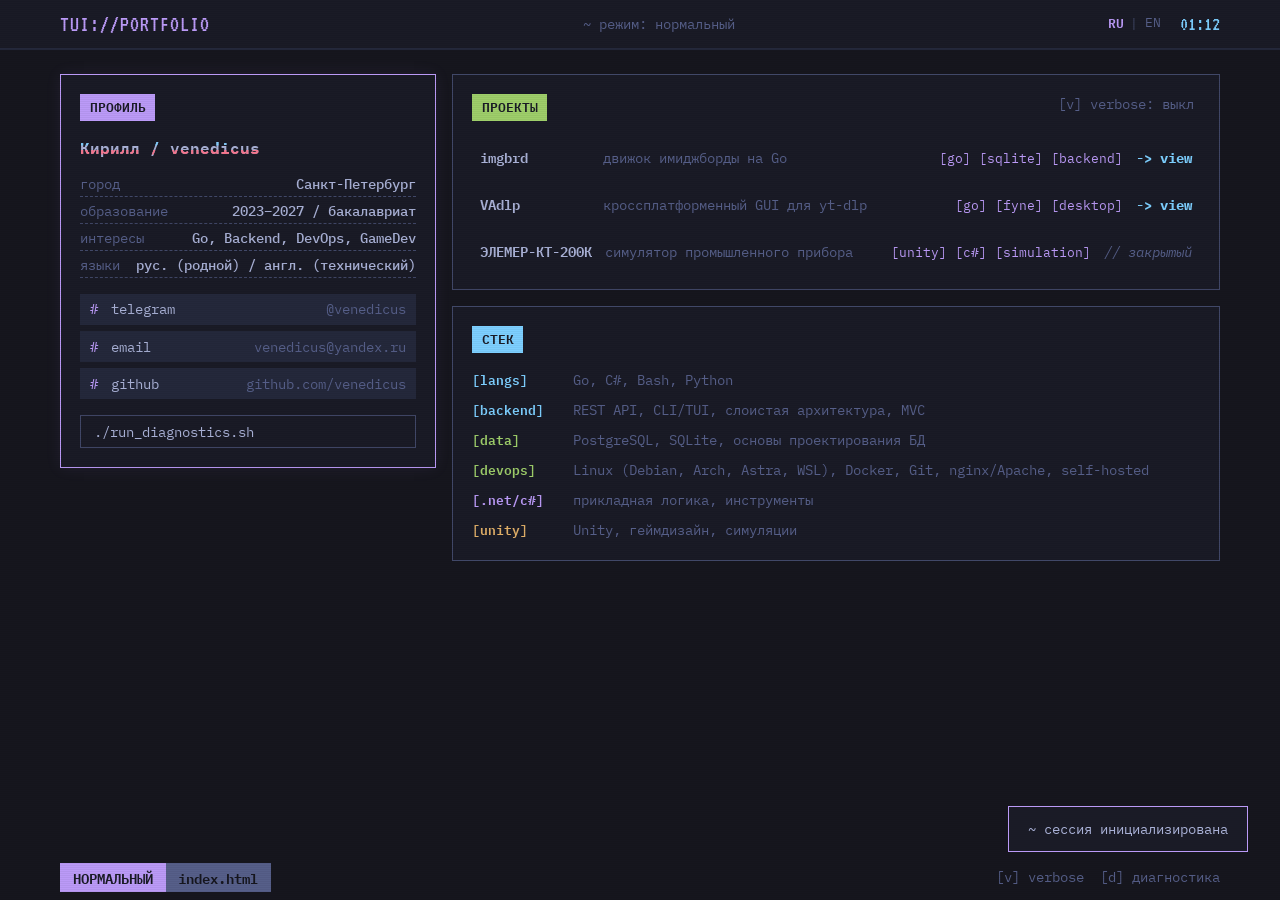
<file: index.html>
<!DOCTYPE html>
<html lang="ru">
<head>
  <meta charset="UTF-8">
  <meta name="viewport" content="width=device-width, initial-scale=1.0">
  <meta name="description" content="venedicus portfolio">
  <title>venedicus | portfolio</title>
  <link rel="preconnect" href="https://fonts.googleapis.com">
  <link rel="preconnect" href="https://fonts.gstatic.com" crossorigin>
  <link href="https://fonts.googleapis.com/css2?family=IBM+Plex+Mono:wght@400;500;600;700&family=VT323&display=swap" rel="stylesheet">
  <link rel="stylesheet" href="./assets/css/styles.css">
</head>
<body>
  <a class="skip-link" href="#dashboard">Skip to dashboard</a>

  <header class="topbar">
    <div class="wrap topbar-inner">
      <div class="brand">tui://portfolio</div>
      <div class="topbar-meta" data-i18n="topbar.mode">~ режим: нормальный</div>
      <div class="topbar-right">
        <div class="lang-switcher" aria-label="Language / Язык">
          <button class="lang-btn active" id="btnRu" data-lang="ru" aria-pressed="true">RU</button>
          <span class="lang-sep" aria-hidden="true">|</span>
          <button class="lang-btn" id="btnEn" data-lang="en" aria-pressed="false">EN</button>
        </div>
        <div class="clock" id="clock" aria-live="off">00:00</div>
      </div>
    </div>
  </header>

  <main class="wrap dashboard" id="dashboard">

    <section class="panel panel-profile" id="profile" tabindex="0">
      <div class="panel-head head-magenta" data-i18n="profile.head">ПРОФИЛЬ</div>
      <p class="name-glitch glitch" data-text="Кирилл / venedicus" data-i18n="profile.name">Кирилл / venedicus</p>
      <div class="kv-list">
        <div><span data-i18n="kv.location">город</span><b data-i18n="kv.location.val">Санкт-Петербург</b></div>
        <div><span data-i18n="kv.edu">образование</span><b data-i18n="kv.edu.val">2023–2027 / бакалавриат</b></div>
        <div><span data-i18n="kv.focus">интересы</span><b data-i18n="kv.focus.val">Go, Backend, DevOps, GameDev</b></div>
        <div><span data-i18n="kv.lang">языки</span><b data-i18n="kv.lang.val">рус. (родной) / англ. (технический)</b></div>
      </div>
      <div class="contacts-list profile-contacts">
        <a href="https://t.me/venedicus" target="_blank" rel="noopener noreferrer">
          <span class="icon">#</span><span>telegram</span><span>@venedicus</span>
        </a>
        <a href="mailto:venedicus@yandex.ru">
          <span class="icon">#</span><span>email</span><span>venedicus@yandex.ru</span>
        </a>
        <a href="https://github.com/venedicus" target="_blank" rel="noopener noreferrer">
          <span class="icon">#</span><span>github</span><span>github.com/venedicus</span>
        </a>
      </div>
      <button id="diagnosticsBtn" class="cmd-btn" type="button">./run_diagnostics.sh</button>
    </section>

    <div class="dashboard-main">
      <section class="panel panel-projects" id="projects" tabindex="0">
        <div class="panel-head-row">
          <div class="panel-head head-green" data-i18n="projects.head">ПРОЕКТЫ</div>
          <button type="button" class="mode-toggle" id="projectsModeBtn" aria-pressed="false" data-i18n="projects.toggle">[v] verbose: выкл</button>
        </div>
        <div class="table" id="projectsTable">

          <article class="row">
            <div class="name">imgbrd</div>
            <div class="desc" data-i18n="p1.desc">движок имиджборды на Go</div>
            <div class="tags">[go] [sqlite] [backend]</div>
            <div class="more" data-i18n="p1.more">Слоистая архитектура Handler → Service → Repository. FTS5, SHA-256 дедупликация медиа, admin API, webhooks, RSS.</div>
            <a href="https://github.com/venedicus/imgbrd" target="_blank" rel="noopener noreferrer">-> view</a>
          </article>

          <article class="row">
            <div class="name">VAdlp</div>
            <div class="desc" data-i18n="p2.desc">кроссплатформенный GUI для yt-dlp</div>
            <div class="tags">[go] [fyne] [desktop]</div>
            <div class="more" data-i18n="p2.more">Desktop: live-превью командной строки, асинхронная очередь загрузок, пресеты, авто-установщик зависимостей. Tokyo Night.</div>
            <a href="https://github.com/venedicus/VAdlp" target="_blank" rel="noopener noreferrer">-> view</a>
          </article>

          <article class="row">
            <div class="name" data-i18n="p3.name">ЭЛЕМЕР-КТ-200К</div>
            <div class="desc" data-i18n="p3.desc">симулятор промышленного прибора</div>
            <div class="tags">[unity] [c#] [simulation]</div>
            <div class="more" data-i18n="p3.more">Симулятор калибратора ЭЛЕМЕР-КТ-200К для кафедры: логика прибора и состояния измерений; UI по физической панели.</div>
            <span class="no-link" data-i18n="p3.link">// закрытый</span>
          </article>

        </div>
      </section>

      <section class="panel panel-stack" id="stack" tabindex="0">
        <div class="panel-head head-cyan" data-i18n="stack.head">СТЕК</div>
        <div class="stack-list">
          <div class="stack-item">
            <span class="stack-tag tag-cyan">[langs]</span>
            <span class="stack-desc" data-i18n="stack.langs">Go, C#, Bash, Python</span>
          </div>
          <div class="stack-item">
            <span class="stack-tag tag-cyan">[backend]</span>
            <span class="stack-desc" data-i18n="stack.backend">REST API, CLI/TUI, слоистая архитектура, MVC</span>
          </div>
          <div class="stack-item">
            <span class="stack-tag tag-green">[data]</span>
            <span class="stack-desc" data-i18n="stack.data">PostgreSQL, SQLite, основы проектирования БД</span>
          </div>
          <div class="stack-item">
            <span class="stack-tag tag-green">[devops]</span>
            <span class="stack-desc" data-i18n="stack.devops">Linux (Debian, Arch, Astra, WSL), Docker, Git, nginx/Apache, self-hosted</span>
          </div>
          <div class="stack-item">
            <span class="stack-tag tag-magenta">[.net/c#]</span>
            <span class="stack-desc" data-i18n="stack.dotnet">прикладная логика, инструменты</span>
          </div>
          <div class="stack-item">
            <span class="stack-tag tag-yellow">[unity]</span>
            <span class="stack-desc" data-i18n="stack.unity">Unity, геймдизайн, симуляции</span>
          </div>
        </div>
      </section>
    </div>

  </main>

  <footer class="statusline" aria-hidden="true">
    <div class="status-left">
      <span class="status-block bg-magenta" data-i18n="status.mode">НОРМАЛЬНЫЙ</span>
      <span class="status-block bg-dark">index.html</span>
    </div>
    <div class="status-right">
      <span data-i18n="status.v">[v] verbose</span>
      <span data-i18n="status.d">[d] диагностика</span>
    </div>
  </footer>

  <div class="toast" id="toast" role="status" aria-live="polite"></div>
  <script src="./assets/js/main.js" defer></script>
</body>
</html>
</file>
<file: assets/css/styles.css>
:root {
  --bg: #1a1b26;
  --bg-darker: #16161e;
  --panel: #24283b;
  --border: #414868;
  --border-focus: #bb9af7;

  --text: #a9b1d6;
  --text-dark: #565f89;

  --magenta: #bb9af7;
  --pink: #f7768e;
  --cyan: #7dcfff;
  --green: #9ece6a;
  --yellow: #e0af68;

  --content: min(1160px, 100% - 2rem);
}

* { box-sizing: border-box; }
html, body { margin: 0; }
html { scroll-behavior: smooth; background: var(--bg-darker); }

body {
  font-family: "IBM Plex Mono", monospace;
  color: var(--text);
  background: var(--bg-darker);
  min-height: 100vh;
  overflow-x: hidden;
  display: flex;
  flex-direction: column;
}

body::before {
  content: "";
  position: fixed;
  inset: 0;
  pointer-events: none;
  z-index: 50;
  background: repeating-linear-gradient(
    0deg,
    rgba(0,0,0,0.15) 0, rgba(0,0,0,0.15) 1px,
    transparent 1px, transparent 2px
  );
  opacity: 0.3;
}

.skip-link { position: absolute; left: -9999px; }
.skip-link:focus { left: 1rem; top: 1rem; background: var(--magenta); color: var(--bg); padding: .5rem; z-index: 99; }

.wrap { width: var(--content); margin-inline: auto; }

.topbar {
  padding: 0.8rem 0;
  border-bottom: 2px solid var(--panel);
  background: var(--bg);
}
.topbar-inner {
  display: flex;
  justify-content: space-between;
  align-items: center;
}
.brand {
  font-family: "VT323", monospace;
  color: var(--magenta);
  text-transform: uppercase;
  font-size: 1.4rem;
  letter-spacing: 1px;
}
.topbar-meta { color: var(--text-dark); font-size: .85rem; }
.topbar-right { display: flex; align-items: center; gap: 1.2rem; }
.clock { color: var(--cyan); font-family: "VT323", monospace; font-size: 1.3rem; }

.lang-switcher { display: flex; align-items: center; gap: 0.4rem; }
.lang-sep { color: var(--border); font-size: .8rem; }
.lang-btn {
  background: none;
  border: none;
  color: var(--text-dark);
  font-family: "IBM Plex Mono", monospace;
  font-size: .8rem;
  cursor: pointer;
  padding: 0;
  line-height: 1;
  transition: color 0.1s;
}
.lang-btn:hover { color: var(--text); }
.lang-btn.active { color: var(--magenta); font-weight: 600; }
.lang-btn:focus { outline: 1px solid var(--magenta); outline-offset: 2px; }

.dashboard {
  margin-top: 1.5rem;
  margin-bottom: 1.5rem;
  display: grid;
  grid-template-columns: repeat(12, minmax(0, 1fr));
  gap: 1rem;
  flex-grow: 1;
  align-items: start;
}

.panel-profile {
  grid-column: 1 / 5;
}

.dashboard-main {
  grid-column: 5 / 13;
  display: flex;
  flex-direction: column;
  gap: 1rem;
  min-width: 0;
  align-self: start;
}

.dashboard-main > .panel {
  width: 100%;
}

.dashboard.error-layout {
  display: flex;
  align-items: center;
  justify-content: center;
  min-height: calc(100vh - 8rem);
}
.dashboard.error-layout > .panel {
  align-self: auto;
}
.panel-error {
  width: 100%;
  max-width: 540px;
  border-color: var(--pink);
  box-shadow: 0 0 15px rgba(247, 118, 142, 0.1);
}

.panel {
  background: var(--bg);
  border: 1px solid var(--border);
  padding: 1.2rem;
  display: flex;
  flex-direction: column;
  transition: border-color 0.1s ease, box-shadow 0.1s ease;
  outline: none;
  align-self: start;
}
.panel:hover, .panel:focus {
  border-color: var(--border-focus);
  box-shadow: 0 0 15px rgba(187, 154, 247, 0.08);
  z-index: 2;
}

.panel-head {
  display: inline-block;
  align-self: flex-start;
  font-weight: 600;
  font-size: .8rem;
  color: var(--bg);
  background: var(--text-dark);
  padding: 0.15rem 0.6rem;
  margin-bottom: 1rem;
  text-transform: uppercase;
}
.head-magenta { background: var(--magenta); }
.head-cyan    { background: var(--cyan); }
.head-green   { background: var(--green); }
.head-yellow  { background: var(--yellow); }

.panel-head-row { display: flex; justify-content: space-between; align-items: flex-start; }

.panel-profile .name-glitch {
  margin-bottom: 1rem;
}

.name-glitch {
  margin: 0 0 0.3rem;
  font-size: 1rem;
  font-weight: 600;
  color: var(--text);
  position: relative;
  display: inline-block;
  line-height: 1.4;
}

.glitch::before, .glitch::after {
  content: attr(data-text);
  position: absolute;
  top: 0; left: 0;
  pointer-events: none;
}
.glitch::before {
  color: var(--cyan);
  clip-path: polygon(0 20%, 100% 20%, 100% 40%, 0 40%);
  animation: glitchA 4s linear infinite;
}
.glitch::after {
  color: var(--pink);
  clip-path: polygon(0 60%, 100% 60%, 100% 80%, 0 80%);
  animation: glitchB 5s linear infinite;
}

h1 {
  margin: 0 0 0.5rem 0;
  font-family: "VT323", monospace;
  color: var(--text);
  font-size: clamp(2rem, 4vw, 3rem);
  line-height: 1;
  position: relative;
  display: inline-block;
}

.muted { margin: 0 0 0.8rem; color: var(--text-dark); font-size: .85rem; text-transform: uppercase; }
.line  { margin: 0 0 1rem;   font-size: .85rem; line-height: 1.5; }

.kv-list { display: grid; gap: .3rem; margin-bottom: 1rem; }
.kv-list div {
  display: flex;
  justify-content: space-between;
  font-size: .85rem;
  border-bottom: 1px dashed var(--border);
  padding-bottom: .2rem;
}
.kv-list span { color: var(--text-dark); }
.kv-list b    { color: var(--text); font-weight: 500; }

.contacts-list { display: grid; gap: .4rem; margin-bottom: 1rem; }
.contacts-list a {
  text-decoration: none;
  color: var(--text);
  background: var(--panel);
  padding: .4rem .6rem;
  display: flex;
  gap: .8rem;
  font-size: .85rem;
  transition: 0.1s ease;
}
.contacts-list a .icon         { color: var(--magenta); }
.contacts-list a span:last-child { margin-left: auto; color: var(--text-dark); }
.contacts-list a:hover,
.contacts-list a:focus { background: var(--border); outline: none; }
.contacts-list a:hover span:last-child { color: var(--text); }

.cmd-btn {
  border: 1px solid var(--border);
  background: transparent;
  color: var(--text);
  font-family: inherit;
  font-size: .85rem;
  padding: .4rem .8rem;
  cursor: pointer;
  transition: all 0.1s ease;
  text-align: left;
  margin-top: auto;
}
.cmd-btn:hover, .cmd-btn:focus {
  background: var(--magenta);
  color: var(--bg);
  border-color: var(--magenta);
  outline: none;
}

.log-line {
  font-size: .85rem;
  padding: .3rem 0;
  border-bottom: 1px dashed var(--panel);
}
.log-line:last-child { border-bottom: 0; }
.log-ok  { color: var(--green); font-weight: 600; margin-right: .5rem; }
.log-upd { color: var(--cyan); font-weight: 600; margin-right: .5rem; }
.log-sys { color: var(--magenta); font-weight: 600; margin-right: .5rem; }
.log-err { color: var(--pink); font-weight: 600; margin-right: .5rem; }

.stack-list { display: flex; flex-direction: column; gap: .5rem; }
.stack-item { display: flex; align-items: baseline; gap: .8rem; font-size: .85rem; }
.stack-tag  { font-weight: 600; font-size: .8rem; min-width: 88px; flex-shrink: 0; }
.stack-desc { color: var(--text-dark); }

.tag-cyan    { color: var(--cyan); }
.tag-green   { color: var(--green); }
.tag-magenta { color: var(--magenta); }
.tag-yellow  { color: var(--yellow); }

.table { display: flex; flex-direction: column; gap: 0.5rem; flex-grow: 1; }

.row {
  display: grid;
  grid-template-columns: minmax(110px, auto) 1fr minmax(130px, auto) auto;
  gap: .8rem;
  align-items: baseline;
  padding: .5rem;
  font-size: .85rem;
  position: relative;
  transition: background 0.1s ease;
}
.row::before {
  content: '>';
  position: absolute;
  left: -0.5rem;
  color: var(--green);
  opacity: 0;
  transition: 0.1s;
  font-weight: bold;
}
.row:hover::before { opacity: 1; transform: translateX(5px); }

.row .name  { color: var(--text); font-weight: 600; }
.row .desc  { color: var(--text-dark); }
.row .tags  { color: var(--magenta); font-size: .8rem; }
.row .more  { display: none; }
.row a      { text-decoration: none; color: var(--cyan); font-weight: bold; transition: 0.1s; white-space: nowrap; }
.row a:hover { color: var(--text); }
.no-link    { color: var(--text-dark); font-size: .85rem; font-style: italic; white-space: nowrap; }

.table.verbose .row {
  grid-template-columns: minmax(110px, auto) 1fr minmax(130px, auto) auto;
  row-gap: .4rem;
  background: var(--panel);
  border: 1px solid var(--border);
  padding: 0.8rem;
}
.table.verbose .row::before { display: none; }
.table.verbose .row .more {
  display: block;
  grid-column: 1 / -1;
  color: var(--text-dark);
  border-top: 1px dashed var(--border);
  padding-top: .4rem;
  margin-top: .1rem;
}

.mode-toggle {
  border: none;
  background: none;
  color: var(--text-dark);
  font-family: inherit;
  font-size: .85rem;
  cursor: pointer;
  transition: 0.1s;
}
.mode-toggle:hover, .mode-toggle:focus { color: var(--text); outline: none; }
.mode-toggle[aria-pressed="true"] { color: var(--green); }

.statusline {
  margin-top: auto;
  padding: 0.5rem 0;
  display: flex;
  justify-content: space-between;
  align-items: center;
  font-size: .85rem;
  width: var(--content);
  margin-inline: auto;
}
.status-left  { display: flex; gap: 0; }
.status-block { padding: 0.2rem 0.8rem; font-weight: 600; color: var(--bg); }
.bg-magenta   { background: var(--magenta); }
.bg-dark      { background: var(--text-dark); color: var(--bg-darker); }
.status-right { display: flex; gap: 1rem; color: var(--text-dark); }

.toast {
  position: fixed;
  right: 2rem; bottom: 3rem;
  z-index: 100;
  background: var(--bg);
  border: 1px solid var(--magenta);
  color: var(--text);
  padding: .8rem 1.2rem;
  font-size: .85rem;
  opacity: 0;
  transform: translateX(10px);
  transition: .2s;
  pointer-events: none;
}
.toast.show { opacity: 1; transform: translateX(0); }

@keyframes glitchA {
  0%, 92%, 100% { transform: translate(0, 0); }
  94%           { transform: translate(-2px, 2px); }
}
@keyframes glitchB {
  0%, 88%, 100% { transform: translate(0, 0); }
  90%           { transform: translate(2px, -2px); }
}

@media (max-width: 1024px) {
  .dashboard-main { display: contents; }

  .panel-profile  { grid-column: 1 / 7;  grid-row: 1; }
  .panel-stack    { grid-column: 7 / 13; grid-row: 1; }
  .panel-projects { grid-column: 1 / 13; grid-row: 2; }
}

@media (max-width: 760px) {
  .dashboard-main { display: contents; }

  .panel-profile,
  .panel-stack,
  .panel-projects { grid-column: 1 / -1; grid-row: auto; }

  .panel-profile  { order: 1; }
  .panel-stack    { order: 2; }
  .panel-projects { order: 3; }

  .row { grid-template-columns: 1fr; gap: .2rem; }
  .row::before { display: none; }
  .row a { align-self: start; }
  .table.verbose .row { grid-template-columns: 1fr; }

  .statusline { flex-direction: column; gap: 0.5rem; align-items: flex-start; }
}
</file>
